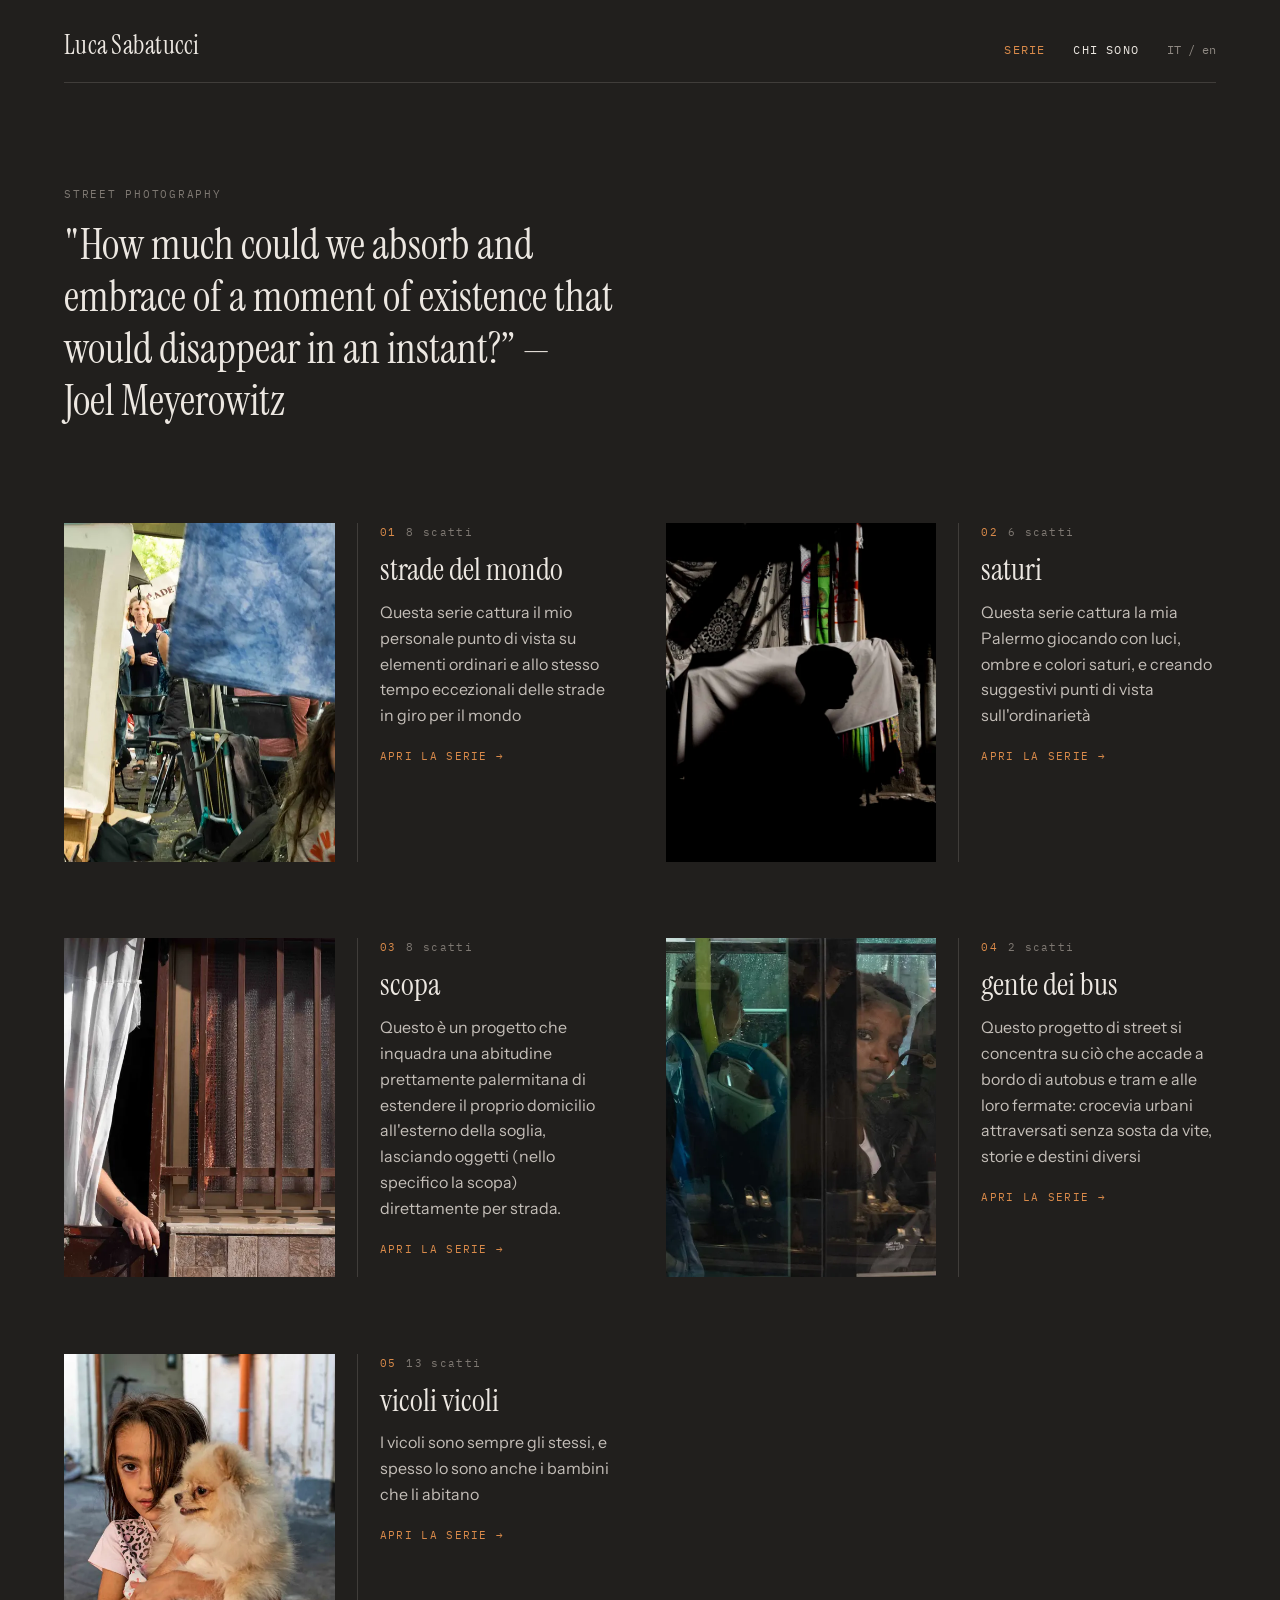
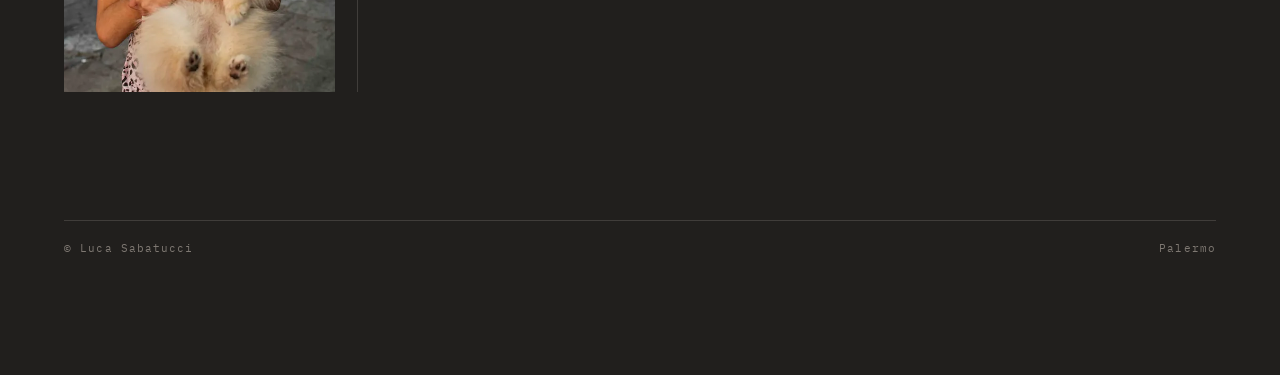
<file: index.html>
<!DOCTYPE html>
<html lang="it">
<head>
<meta charset="utf-8" />
<meta name="viewport" content="width=device-width, initial-scale=1" />
<title>Luca Sabatucci — street photography</title>
<link rel="preconnect" href="https://fonts.googleapis.com" />
<link rel="preconnect" href="https://fonts.gstatic.com" crossorigin />
<link href="https://fonts.googleapis.com/css2?family=Instrument+Serif:ital@0;1&family=Instrument+Sans:wght@400;500&family=IBM+Plex+Mono:wght@400;500&display=swap" rel="stylesheet" />
<link rel="stylesheet" href="css/style.css" />
</head>
<body>
  <div class="page">
    <header class="site-header">
      <a class="logo" href="index.html">Luca Sabatucci</a>
      <nav class="nav">
        <a class="is-current" href="index.html" data-i18n="nav-series">Serie</a>
        <a href="chi-sono.html" data-i18n="nav-about">Chi sono</a>
        <button class="lang-toggle" type="button" id="lang-toggle">IT / en</button>
      </nav>
    </header>

    <section class="intro">
      <p class="kicker" data-i18n="kicker">street photography</p>
      <p class="lede" data-i18n="lede">"How much could we absorb and embrace of a moment of existence that would disappear in an instant?” — Joel Meyerowitz</p>
    </section>

    <div class="series-grid">
      <a class="series-card" href="serie-street.html">
        <div class="series-cover">
          <picture><source type="image/webp" srcset="images/street/DSCF2018-2-640.webp 960w, images/street/DSCF2018-2-960.webp 1440w, images/street/DSCF2018-2-1280.webp 1920w, images/street/DSCF2018-2-1920.webp 2880w, images/street/DSCF2018-2-2560.webp 3840w" sizes="460px" /><img src="images/street/DSCF2018-2-2560.jpg" srcset="images/street/DSCF2018-2-640.jpg 960w, images/street/DSCF2018-2-960.jpg 1440w, images/street/DSCF2018-2-1280.jpg 1920w, images/street/DSCF2018-2-1920.jpg 2880w, images/street/DSCF2018-2-2560.jpg 3840w" sizes="460px" alt="strade del mondo" decoding="async" /></picture>
        </div>
        <div class="series-text">
          <div class="series-meta">
            <span class="series-num">01</span>
            <span data-i18n="meta-street">8 scatti</span>
          </div>
          <h2 class="series-title" data-i18n="title-street">strade del mondo</h2>
          <p class="series-desc" data-i18n="desc-street">Questa serie cattura il mio personale punto di vista su elementi ordinari e allo stesso tempo eccezionali delle strade in giro per il mondo</p>
          <p class="series-cta" data-i18n="cta">Apri la serie →</p>
        </div>
      </a>
      <a class="series-card" href="serie-saturi.html">
        <div class="series-cover">
          <picture><source type="image/webp" srcset="images/saturi/DSCF9301-640.webp 427w, images/saturi/DSCF9301-960.webp 640w, images/saturi/DSCF9301-1280.webp 853w, images/saturi/DSCF9301-1920.webp 1280w, images/saturi/DSCF9301-2560.webp 1707w" sizes="460px" /><img src="images/saturi/DSCF9301-2560.jpg" srcset="images/saturi/DSCF9301-640.jpg 427w, images/saturi/DSCF9301-960.jpg 640w, images/saturi/DSCF9301-1280.jpg 853w, images/saturi/DSCF9301-1920.jpg 1280w, images/saturi/DSCF9301-2560.jpg 1707w" sizes="460px" alt="saturi" decoding="async" /></picture>
        </div>
        <div class="series-text">
          <div class="series-meta">
            <span class="series-num">02</span>
            <span data-i18n="meta-saturi">6 scatti</span>
          </div>
          <h2 class="series-title" data-i18n="title-saturi">saturi</h2>
          <p class="series-desc" data-i18n="desc-saturi">Questa serie cattura la mia Palermo giocando con luci, ombre e colori saturi, e creando suggestivi punti di vista sull'ordinarietà</p>
          <p class="series-cta" data-i18n="cta">Apri la serie →</p>
        </div>
      </a>
      <a class="series-card" href="serie-scopa.html">
        <div class="series-cover">
          <picture><source type="image/webp" srcset="images/scopa/DSC_1917-640.webp 959w, images/scopa/DSC_1917-960.webp 1438w, images/scopa/DSC_1917-1280.webp 1917w, images/scopa/DSC_1917-1920.webp 2876w, images/scopa/DSC_1917-2560.webp 3835w" sizes="460px" /><img src="images/scopa/DSC_1917-2560.jpg" srcset="images/scopa/DSC_1917-640.jpg 959w, images/scopa/DSC_1917-960.jpg 1438w, images/scopa/DSC_1917-1280.jpg 1917w, images/scopa/DSC_1917-1920.jpg 2876w, images/scopa/DSC_1917-2560.jpg 3835w" sizes="460px" alt="scopa" decoding="async" loading="lazy" /></picture>
        </div>
        <div class="series-text">
          <div class="series-meta">
            <span class="series-num">03</span>
            <span data-i18n="meta-scopa">8 scatti</span>
          </div>
          <h2 class="series-title" data-i18n="title-scopa">scopa</h2>
          <p class="series-desc" data-i18n="desc-scopa">Questo è un progetto che inquadra una abitudine prettamente palermitana di estendere il proprio domicilio all'esterno della soglia, lasciando oggetti (nello specifico la scopa) direttamente per strada.</p>
          <p class="series-cta" data-i18n="cta">Apri la serie →</p>
        </div>
      </a>
      <a class="series-card" href="serie-bus.html">
        <div class="series-cover">
          <picture><source type="image/webp" srcset="images/bus/DSCF3028-640.webp 960w, images/bus/DSCF3028-960.webp 1440w, images/bus/DSCF3028-1280.webp 1920w, images/bus/DSCF3028-1920.webp 2880w" sizes="460px" /><img src="images/bus/DSCF3028-1920.jpg" srcset="images/bus/DSCF3028-640.jpg 960w, images/bus/DSCF3028-960.jpg 1440w, images/bus/DSCF3028-1280.jpg 1920w, images/bus/DSCF3028-1920.jpg 2880w" sizes="460px" alt="gente dei bus" decoding="async" loading="lazy" /></picture>
        </div>
        <div class="series-text">
          <div class="series-meta">
            <span class="series-num">04</span>
            <span data-i18n="meta-bus">2 scatti</span>
          </div>
          <h2 class="series-title" data-i18n="title-bus">gente dei bus</h2>
          <p class="series-desc" data-i18n="desc-bus">Questo progetto di street si concentra su ciò che accade a bordo di autobus e tram e alle loro fermate: crocevia urbani attraversati senza sosta da vite, storie e destini diversi</p>
          <p class="series-cta" data-i18n="cta">Apri la serie →</p>
        </div>
      </a>
      <a class="series-card" href="serie-vicoli.html">
        <div class="series-cover">
          <picture><source type="image/webp" srcset="images/vicoli/DSC_4998-640.webp 959w, images/vicoli/DSC_4998-960.webp 1438w, images/vicoli/DSC_4998-1280.webp 1917w, images/vicoli/DSC_4998-1920.webp 2876w, images/vicoli/DSC_4998-2560.webp 3834w" sizes="460px" /><img src="images/vicoli/DSC_4998-2560.jpg" srcset="images/vicoli/DSC_4998-640.jpg 959w, images/vicoli/DSC_4998-960.jpg 1438w, images/vicoli/DSC_4998-1280.jpg 1917w, images/vicoli/DSC_4998-1920.jpg 2876w, images/vicoli/DSC_4998-2560.jpg 3834w" sizes="460px" alt="vicoli vicoli" decoding="async" loading="lazy" /></picture>
        </div>
        <div class="series-text">
          <div class="series-meta">
            <span class="series-num">05</span>
            <span data-i18n="meta-vicoli">13 scatti</span>
          </div>
          <h2 class="series-title" data-i18n="title-vicoli">vicoli vicoli</h2>
          <p class="series-desc" data-i18n="desc-vicoli">I vicoli sono sempre gli stessi, e spesso lo sono anche i bambini che li abitano</p>
          <p class="series-cta" data-i18n="cta">Apri la serie →</p>
        </div>
      </a>
    </div>

    <footer class="site-footer">
      <span>© Luca Sabatucci</span>
      <span>Palermo</span>
    </footer>
  </div>

  <script src="js/i18n.js"></script>
  <script src="js/home.js"></script>
</body>
</html>
</file>
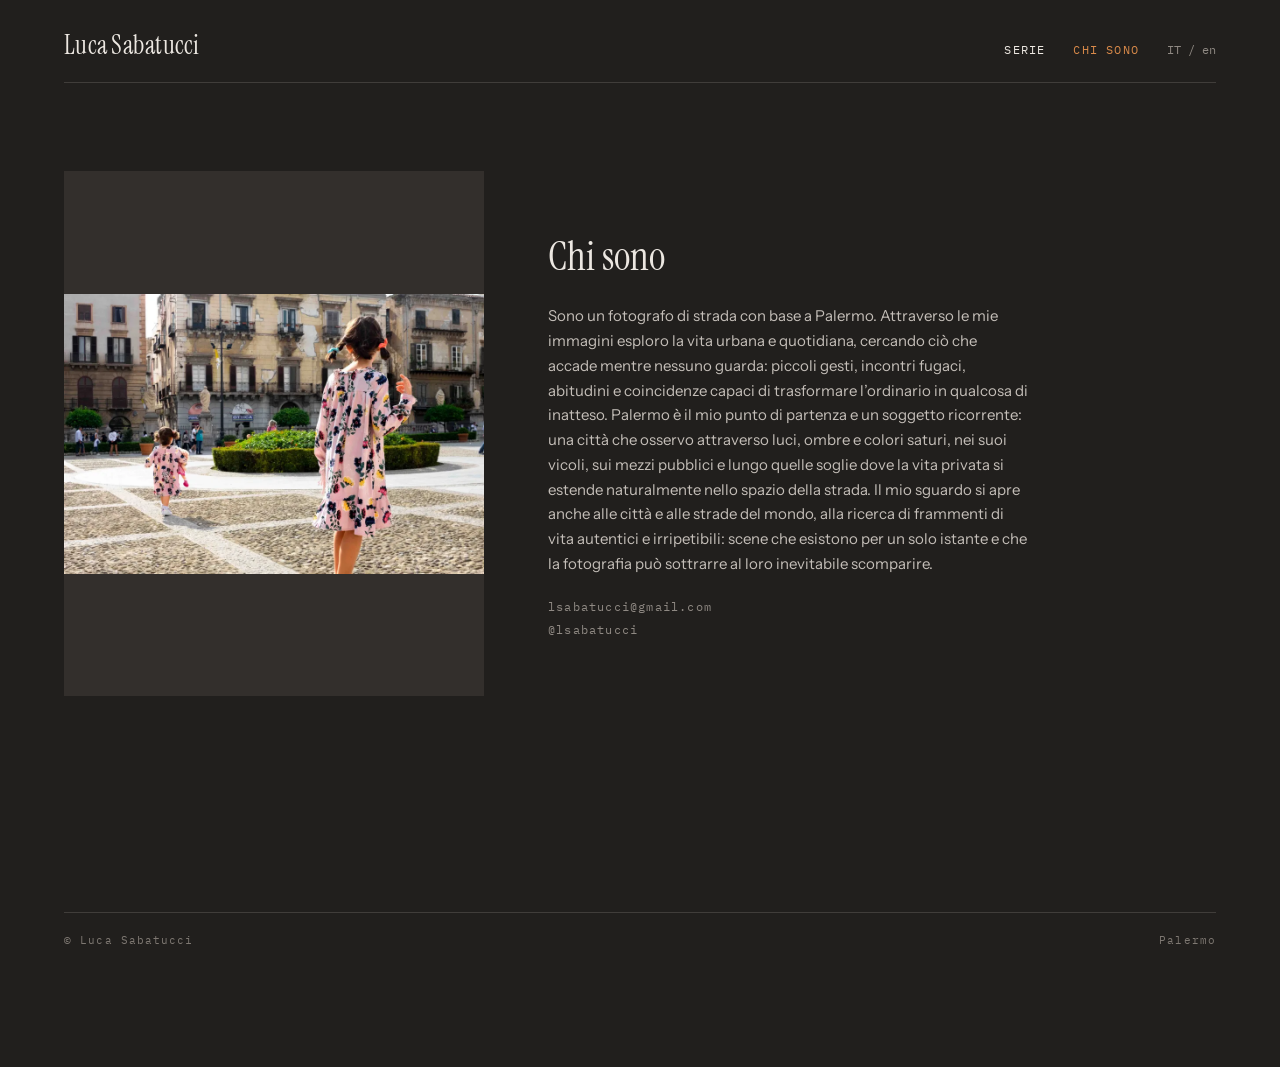
<file: chi-sono.html>
<!DOCTYPE html>
<html lang="it">
<head>
<meta charset="utf-8" />
<meta name="viewport" content="width=device-width, initial-scale=1" />
<title>Chi sono — Luca Sabatucci</title>
<link rel="preconnect" href="https://fonts.googleapis.com" />
<link rel="preconnect" href="https://fonts.gstatic.com" crossorigin />
<link href="https://fonts.googleapis.com/css2?family=Instrument+Serif:ital@0;1&family=Instrument+Sans:wght@400;500&family=IBM+Plex+Mono:wght@400;500&display=swap" rel="stylesheet" />
<link rel="stylesheet" href="css/style.css" />
</head>
<body>
  <div class="page">
    <header class="site-header">
      <a class="logo" href="index.html">Luca Sabatucci</a>
      <nav class="nav">
        <a href="index.html" data-i18n="nav-series">Serie</a>
        <a class="is-current" href="chi-sono.html" data-i18n="nav-about">Chi sono</a>
        <button class="lang-toggle" type="button" id="lang-toggle">IT / en</button>
      </nav>
    </header>

    <div class="about-body">
      <div class="about-media">
        <picture><source type="image/webp" srcset="images/street/DSCF3472-640.webp 960w, images/street/DSCF3472-960.webp 1440w, images/street/DSCF3472-1280.webp 1920w, images/street/DSCF3472-1920.webp 2880w, images/street/DSCF3472-2560.webp 3840w" sizes="420px" /><img src="images/street/DSCF3472-2560.jpg" srcset="images/street/DSCF3472-640.jpg 960w, images/street/DSCF3472-960.jpg 1440w, images/street/DSCF3472-1280.jpg 1920w, images/street/DSCF3472-1920.jpg 2880w, images/street/DSCF3472-2560.jpg 3840w" sizes="420px" alt="" decoding="async" /></picture>
      </div>
      <div class="about-text">
        <h1 class="about-title" data-i18n="nav-about">Chi sono</h1>
        <p class="about-bio" data-i18n="about-bio">Sono un fotografo di strada con base a Palermo. Attraverso le mie immagini esploro la vita urbana e quotidiana, cercando ciò che accade mentre nessuno guarda: piccoli gesti, incontri fugaci, abitudini e coincidenze capaci di trasformare l’ordinario in qualcosa di inatteso.

Palermo è il mio punto di partenza e un soggetto ricorrente: una città che osservo attraverso luci, ombre e colori saturi, nei suoi vicoli, sui mezzi pubblici e lungo quelle soglie dove la vita privata si estende naturalmente nello spazio della strada.

Il mio sguardo si apre anche alle città e alle strade del mondo, alla ricerca di frammenti di vita autentici e irripetibili: scene che esistono per un solo istante e che la fotografia può sottrarre al loro inevitabile scomparire.
</p>
        <div class="about-contacts">
            <a href="mailto:lsabatucci@gmail.com">lsabatucci@gmail.com</a>
            <a href="https://instagram.com/lsabatucci" target="_blank" rel="noopener">@lsabatucci</a>
        </div>
      </div>
    </div>

    <footer class="site-footer">
      <span>© Luca Sabatucci</span>
      <span>Palermo</span>
    </footer>
  </div>

  <script src="js/i18n.js"></script>
  <script src="js/home.js"></script>
</body>
</html>
</file>
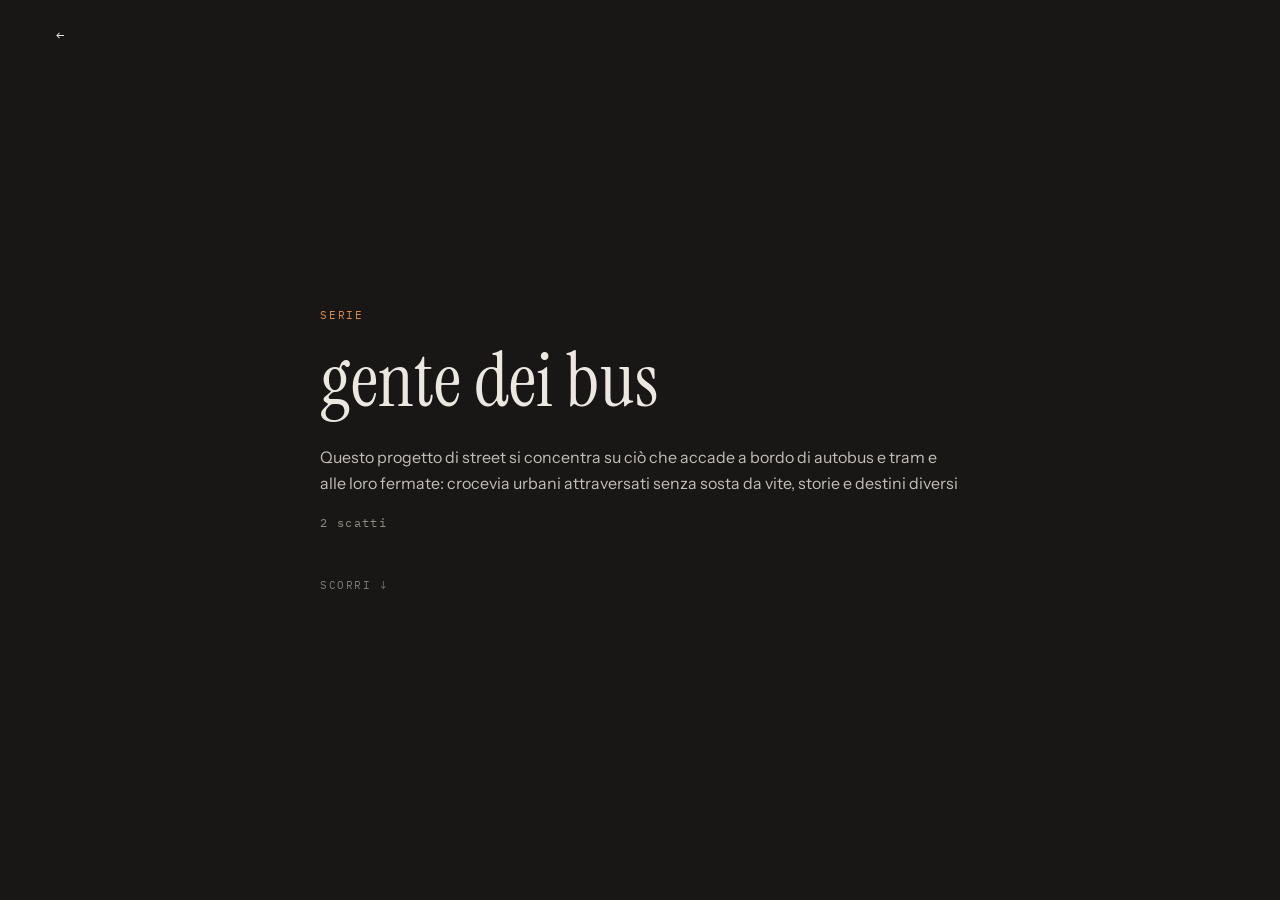
<file: serie-bus.html>
<!DOCTYPE html>
<html lang="it">
<head>
<meta charset="utf-8" />
<meta name="viewport" content="width=device-width, initial-scale=1" />
<title>gente dei bus — Luca Sabatucci</title>
<link rel="preconnect" href="https://fonts.googleapis.com" />
<link rel="preconnect" href="https://fonts.gstatic.com" crossorigin />
<link href="https://fonts.googleapis.com/css2?family=Instrument+Serif:ital@0;1&family=Instrument+Sans:wght@400;500&family=IBM+Plex+Mono:wght@400;500&display=swap" rel="stylesheet" />
<link rel="stylesheet" href="css/style.css" />
</head>
<body class="serie">
  <div class="serie-root">
    <div class="scroller" id="scroller">

      <section class="screen screen-intro">
        <div class="serie-intro" id="serie-intro" data-intro-it="Questo progetto di street si concentra su ciò che accade a bordo di autobus e tram e alle loro fermate: crocevia urbani attraversati senza sosta da vite, storie e destini diversi" data-intro-en="This street photography project focuses on life aboard buses and trams and at their stops—urban crossroads where countless lives, stories, and destinies are constantly passing through" data-count-it="2 scatti" data-count-en="2 frames">
          <p class="serie-label" data-i18n="serie-label">Serie</p>
          <h1 class="serie-title" data-i18n="title-bus">gente dei bus</h1>
          <p class="serie-text" id="serie-text">Questo progetto di street si concentra su ciò che accade a bordo di autobus e tram e alle loro fermate: crocevia urbani attraversati senza sosta da vite, storie e destini diversi</p>
          <p class="serie-count" id="serie-count">2 scatti</p>
          <p class="serie-hint" data-i18n="scroll-hint">Scorri ↓</p>
        </div>
      </section>

      <section class="screen screen-photo" data-title-it="" data-title-en="">
        <picture><source type="image/webp" srcset="images/bus/DSCF3083-640.webp 960w, images/bus/DSCF3083-960.webp 1440w, images/bus/DSCF3083-1280.webp 1920w" sizes="100vw" /><img src="images/bus/DSCF3083-1280.jpg" srcset="images/bus/DSCF3083-640.jpg 960w, images/bus/DSCF3083-960.jpg 1440w, images/bus/DSCF3083-1280.jpg 1920w" sizes="100vw" alt="" decoding="async" /></picture>
      </section>
      <section class="screen screen-photo" data-title-it="" data-title-en="">
        <picture><source type="image/webp" srcset="images/bus/DSCF3028-640.webp 960w, images/bus/DSCF3028-960.webp 1440w, images/bus/DSCF3028-1280.webp 1920w, images/bus/DSCF3028-1920.webp 2880w" sizes="100vw" /><img src="images/bus/DSCF3028-1920.jpg" srcset="images/bus/DSCF3028-640.jpg 960w, images/bus/DSCF3028-960.jpg 1440w, images/bus/DSCF3028-1280.jpg 1920w, images/bus/DSCF3028-1920.jpg 2880w" sizes="100vw" alt="" decoding="async" loading="lazy" /></picture>
      </section>

      <section class="screen screen-end" aria-hidden="true"></section>

    </div>

    <div class="topbar">
      <a class="back" href="index.html" title="Tutte le serie" aria-label="Tutte le serie">←</a>
      <p class="photo-name" id="photo-name"></p>
      <span class="counter" id="counter"></span>
    </div>

    <div class="progress" id="progress"></div>
  </div>

  <script src="js/i18n.js"></script>
  <script src="js/lightbox.js"></script>
  <script src="js/serie.js"></script>
</body>
</html>
</file>
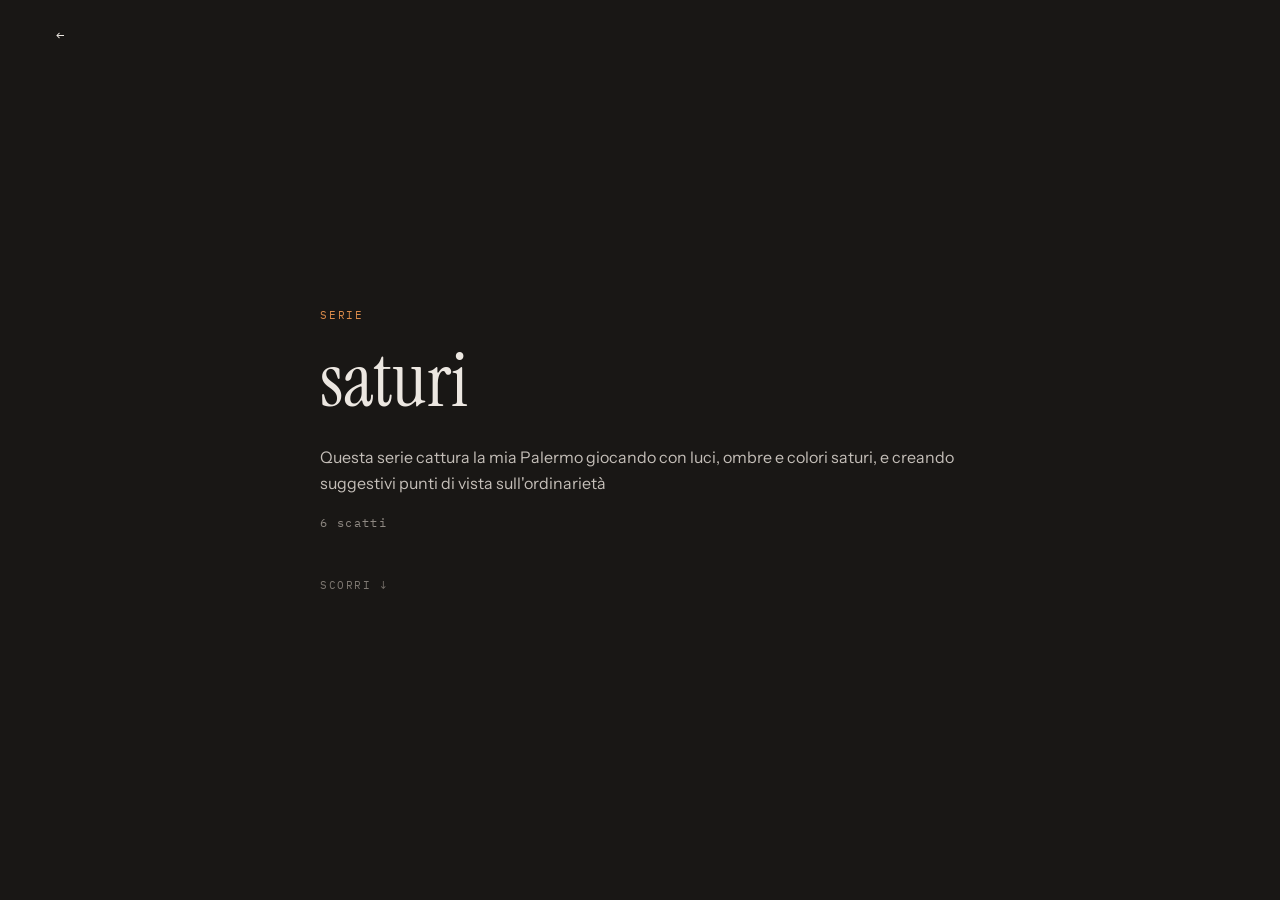
<file: serie-saturi.html>
<!DOCTYPE html>
<html lang="it">
<head>
<meta charset="utf-8" />
<meta name="viewport" content="width=device-width, initial-scale=1" />
<title>saturi — Luca Sabatucci</title>
<link rel="preconnect" href="https://fonts.googleapis.com" />
<link rel="preconnect" href="https://fonts.gstatic.com" crossorigin />
<link href="https://fonts.googleapis.com/css2?family=Instrument+Serif:ital@0;1&family=Instrument+Sans:wght@400;500&family=IBM+Plex+Mono:wght@400;500&display=swap" rel="stylesheet" />
<link rel="stylesheet" href="css/style.css" />
</head>
<body class="serie">
  <div class="serie-root">
    <div class="scroller" id="scroller">

      <section class="screen screen-intro">
        <div class="serie-intro" id="serie-intro" data-intro-it="Questa serie cattura la mia Palermo giocando con luci, ombre e colori saturi, e creando suggestivi punti di vista sull'ordinarietà" data-intro-en="This series captures my Palermo through a play of light, shadow, and saturated colors, offering evocative perspectives on everyday life" data-count-it="6 scatti" data-count-en="6 frames">
          <p class="serie-label" data-i18n="serie-label">Serie</p>
          <h1 class="serie-title" data-i18n="title-saturi">saturi</h1>
          <p class="serie-text" id="serie-text">Questa serie cattura la mia Palermo giocando con luci, ombre e colori saturi, e creando suggestivi punti di vista sull'ordinarietà</p>
          <p class="serie-count" id="serie-count">6 scatti</p>
          <p class="serie-hint" data-i18n="scroll-hint">Scorri ↓</p>
        </div>
      </section>

      <section class="screen screen-photo" data-title-it="" data-title-en="">
        <picture><source type="image/webp" srcset="images/saturi/DSCF9998-640.webp 960w, images/saturi/DSCF9998-960.webp 1440w, images/saturi/DSCF9998-1280.webp 1920w, images/saturi/DSCF9998-1920.webp 2880w, images/saturi/DSCF9998-2560.webp 3840w" sizes="100vw" /><img src="images/saturi/DSCF9998-2560.jpg" srcset="images/saturi/DSCF9998-640.jpg 960w, images/saturi/DSCF9998-960.jpg 1440w, images/saturi/DSCF9998-1280.jpg 1920w, images/saturi/DSCF9998-1920.jpg 2880w, images/saturi/DSCF9998-2560.jpg 3840w" sizes="100vw" alt="" decoding="async" /></picture>
      </section>
      <section class="screen screen-photo" data-title-it="" data-title-en="">
        <picture><source type="image/webp" srcset="images/saturi/DSCF2268-640.webp 960w, images/saturi/DSCF2268-960.webp 1440w, images/saturi/DSCF2268-1280.webp 1920w, images/saturi/DSCF2268-1920.webp 2880w, images/saturi/DSCF2268-2560.webp 3840w" sizes="100vw" /><img src="images/saturi/DSCF2268-2560.jpg" srcset="images/saturi/DSCF2268-640.jpg 960w, images/saturi/DSCF2268-960.jpg 1440w, images/saturi/DSCF2268-1280.jpg 1920w, images/saturi/DSCF2268-1920.jpg 2880w, images/saturi/DSCF2268-2560.jpg 3840w" sizes="100vw" alt="" decoding="async" loading="lazy" /></picture>
      </section>
      <section class="screen screen-photo" data-title-it="" data-title-en="">
        <picture><source type="image/webp" srcset="images/saturi/DSCF2279-640.webp 960w, images/saturi/DSCF2279-960.webp 1440w, images/saturi/DSCF2279-1280.webp 1920w, images/saturi/DSCF2279-1920.webp 2880w, images/saturi/DSCF2279-2560.webp 3840w" sizes="100vw" /><img src="images/saturi/DSCF2279-2560.jpg" srcset="images/saturi/DSCF2279-640.jpg 960w, images/saturi/DSCF2279-960.jpg 1440w, images/saturi/DSCF2279-1280.jpg 1920w, images/saturi/DSCF2279-1920.jpg 2880w, images/saturi/DSCF2279-2560.jpg 3840w" sizes="100vw" alt="" decoding="async" loading="lazy" /></picture>
      </section>
      <section class="screen screen-photo" data-title-it="" data-title-en="">
        <picture><source type="image/webp" srcset="images/saturi/DSCF9699-640.webp 960w, images/saturi/DSCF9699-960.webp 1440w, images/saturi/DSCF9699-1280.webp 1920w" sizes="100vw" /><img src="images/saturi/DSCF9699-1280.jpg" srcset="images/saturi/DSCF9699-640.jpg 960w, images/saturi/DSCF9699-960.jpg 1440w, images/saturi/DSCF9699-1280.jpg 1920w" sizes="100vw" alt="" decoding="async" loading="lazy" /></picture>
      </section>
      <section class="screen screen-photo" data-title-it="" data-title-en="">
        <picture><source type="image/webp" srcset="images/saturi/DSCF9301-640.webp 427w, images/saturi/DSCF9301-960.webp 640w, images/saturi/DSCF9301-1280.webp 853w, images/saturi/DSCF9301-1920.webp 1280w, images/saturi/DSCF9301-2560.webp 1707w" sizes="100vw" /><img src="images/saturi/DSCF9301-2560.jpg" srcset="images/saturi/DSCF9301-640.jpg 427w, images/saturi/DSCF9301-960.jpg 640w, images/saturi/DSCF9301-1280.jpg 853w, images/saturi/DSCF9301-1920.jpg 1280w, images/saturi/DSCF9301-2560.jpg 1707w" sizes="100vw" alt="" decoding="async" loading="lazy" /></picture>
      </section>
      <section class="screen screen-photo" data-title-it="" data-title-en="">
        <picture><source type="image/webp" srcset="images/saturi/DSC_4989-640.webp 959w, images/saturi/DSC_4989-960.webp 1438w, images/saturi/DSC_4989-1280.webp 1918w, images/saturi/DSC_4989-1920.webp 2876w, images/saturi/DSC_4989-2560.webp 3835w" sizes="100vw" /><img src="images/saturi/DSC_4989-2560.jpg" srcset="images/saturi/DSC_4989-640.jpg 959w, images/saturi/DSC_4989-960.jpg 1438w, images/saturi/DSC_4989-1280.jpg 1918w, images/saturi/DSC_4989-1920.jpg 2876w, images/saturi/DSC_4989-2560.jpg 3835w" sizes="100vw" alt="" decoding="async" loading="lazy" /></picture>
      </section>

      <section class="screen screen-end" aria-hidden="true"></section>

    </div>

    <div class="topbar">
      <a class="back" href="index.html" title="Tutte le serie" aria-label="Tutte le serie">←</a>
      <p class="photo-name" id="photo-name"></p>
      <span class="counter" id="counter"></span>
    </div>

    <div class="progress" id="progress"></div>
  </div>

  <script src="js/i18n.js"></script>
  <script src="js/lightbox.js"></script>
  <script src="js/serie.js"></script>
</body>
</html>
</file>
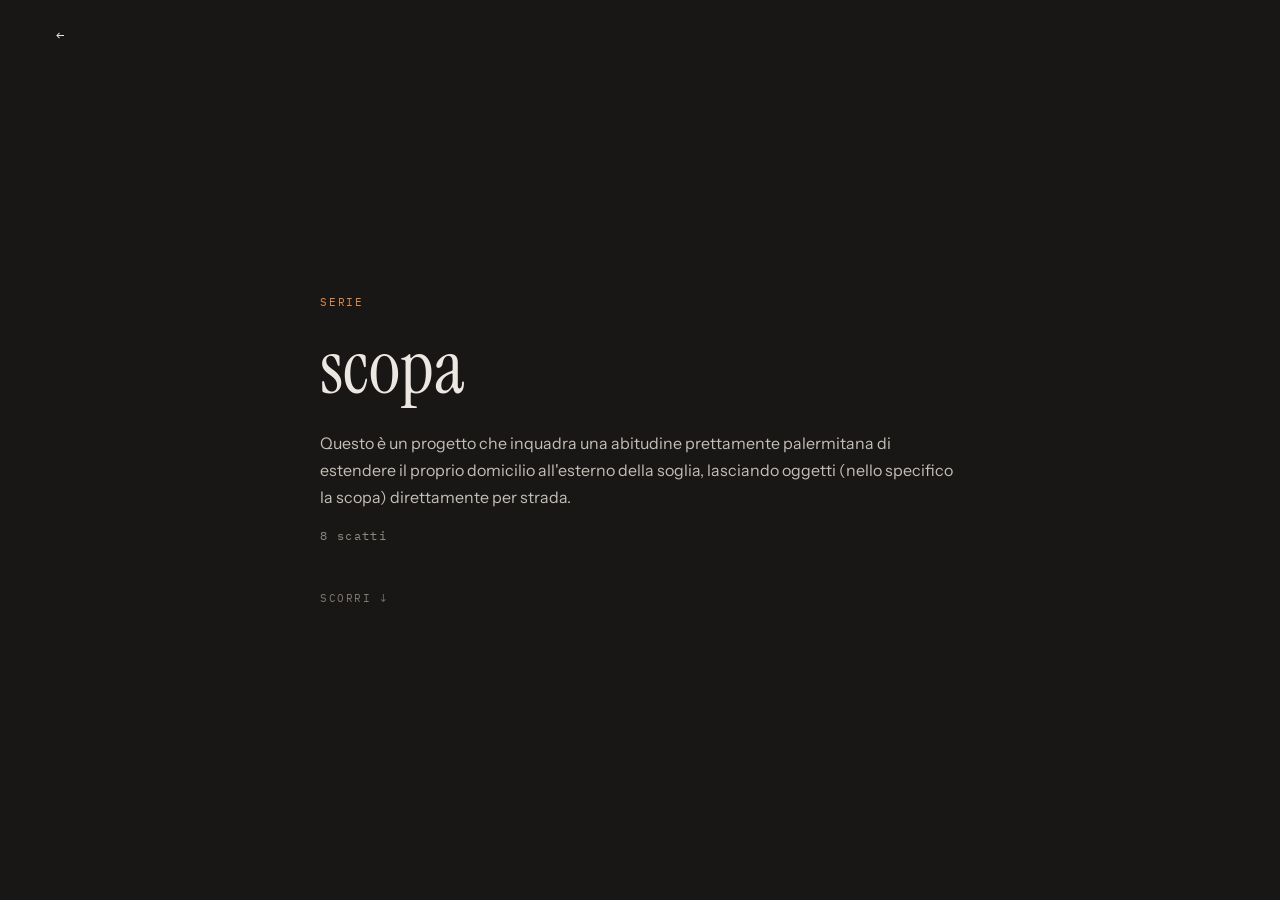
<file: serie-scopa.html>
<!DOCTYPE html>
<html lang="it">
<head>
<meta charset="utf-8" />
<meta name="viewport" content="width=device-width, initial-scale=1" />
<title>scopa — Luca Sabatucci</title>
<link rel="preconnect" href="https://fonts.googleapis.com" />
<link rel="preconnect" href="https://fonts.gstatic.com" crossorigin />
<link href="https://fonts.googleapis.com/css2?family=Instrument+Serif:ital@0;1&family=Instrument+Sans:wght@400;500&family=IBM+Plex+Mono:wght@400;500&display=swap" rel="stylesheet" />
<link rel="stylesheet" href="css/style.css" />
</head>
<body class="serie">
  <div class="serie-root">
    <div class="scroller" id="scroller">

      <section class="screen screen-intro">
        <div class="serie-intro" id="serie-intro" data-intro-it="Questo è un progetto che inquadra una abitudine prettamente palermitana di estendere il proprio domicilio all'esterno della soglia, lasciando oggetti (nello specifico la scopa) direttamente per strada." data-intro-en="This is a project that captures a distinctly Palermitan custom of extending one's home beyond the threshold, leaving objects (the broom in particular) right out in the street." data-count-it="8 scatti" data-count-en="8 frames">
          <p class="serie-label" data-i18n="serie-label">Serie</p>
          <h1 class="serie-title" data-i18n="title-scopa">scopa</h1>
          <p class="serie-text" id="serie-text">Questo è un progetto che inquadra una abitudine prettamente palermitana di estendere il proprio domicilio all'esterno della soglia, lasciando oggetti (nello specifico la scopa) direttamente per strada.</p>
          <p class="serie-count" id="serie-count">8 scatti</p>
          <p class="serie-hint" data-i18n="scroll-hint">Scorri ↓</p>
        </div>
      </section>

      <section class="screen screen-photo" data-title-it="" data-title-en="">
        <picture><source type="image/webp" srcset="images/scopa/DSC_1787-640.webp 959w, images/scopa/DSC_1787-960.webp 1438w, images/scopa/DSC_1787-1280.webp 1918w, images/scopa/DSC_1787-1920.webp 2876w, images/scopa/DSC_1787-2560.webp 3835w" sizes="100vw" /><img src="images/scopa/DSC_1787-2560.jpg" srcset="images/scopa/DSC_1787-640.jpg 959w, images/scopa/DSC_1787-960.jpg 1438w, images/scopa/DSC_1787-1280.jpg 1918w, images/scopa/DSC_1787-1920.jpg 2876w, images/scopa/DSC_1787-2560.jpg 3835w" sizes="100vw" alt="" decoding="async" /></picture>
      </section>
      <section class="screen screen-photo" data-title-it="" data-title-en="">
        <picture><source type="image/webp" srcset="images/scopa/DSC_5017-640.webp 959w, images/scopa/DSC_5017-960.webp 1438w, images/scopa/DSC_5017-1280.webp 1917w, images/scopa/DSC_5017-1920.webp 2876w, images/scopa/DSC_5017-2560.webp 3835w" sizes="100vw" /><img src="images/scopa/DSC_5017-2560.jpg" srcset="images/scopa/DSC_5017-640.jpg 959w, images/scopa/DSC_5017-960.jpg 1438w, images/scopa/DSC_5017-1280.jpg 1917w, images/scopa/DSC_5017-1920.jpg 2876w, images/scopa/DSC_5017-2560.jpg 3835w" sizes="100vw" alt="" decoding="async" loading="lazy" /></picture>
      </section>
      <section class="screen screen-photo" data-title-it="" data-title-en="">
        <picture><source type="image/webp" srcset="images/scopa/DSC_4280-640.webp 959w, images/scopa/DSC_4280-960.webp 1438w, images/scopa/DSC_4280-1280.webp 1917w, images/scopa/DSC_4280-1920.webp 2876w, images/scopa/DSC_4280-2560.webp 3835w" sizes="100vw" /><img src="images/scopa/DSC_4280-2560.jpg" srcset="images/scopa/DSC_4280-640.jpg 959w, images/scopa/DSC_4280-960.jpg 1438w, images/scopa/DSC_4280-1280.jpg 1917w, images/scopa/DSC_4280-1920.jpg 2876w, images/scopa/DSC_4280-2560.jpg 3835w" sizes="100vw" alt="" decoding="async" loading="lazy" /></picture>
      </section>
      <section class="screen screen-photo" data-title-it="" data-title-en="">
        <picture><source type="image/webp" srcset="images/scopa/DSC_4315-640.webp 959w, images/scopa/DSC_4315-960.webp 1438w, images/scopa/DSC_4315-1280.webp 1917w, images/scopa/DSC_4315-1920.webp 2876w, images/scopa/DSC_4315-2560.webp 3835w" sizes="100vw" /><img src="images/scopa/DSC_4315-2560.jpg" srcset="images/scopa/DSC_4315-640.jpg 959w, images/scopa/DSC_4315-960.jpg 1438w, images/scopa/DSC_4315-1280.jpg 1917w, images/scopa/DSC_4315-1920.jpg 2876w, images/scopa/DSC_4315-2560.jpg 3835w" sizes="100vw" alt="" decoding="async" loading="lazy" /></picture>
      </section>
      <section class="screen screen-photo" data-title-it="" data-title-en="">
        <picture><source type="image/webp" srcset="images/scopa/DSC_5023-640.webp 959w, images/scopa/DSC_5023-960.webp 1438w, images/scopa/DSC_5023-1280.webp 1917w, images/scopa/DSC_5023-1920.webp 2876w" sizes="100vw" /><img src="images/scopa/DSC_5023-1920.jpg" srcset="images/scopa/DSC_5023-640.jpg 959w, images/scopa/DSC_5023-960.jpg 1438w, images/scopa/DSC_5023-1280.jpg 1917w, images/scopa/DSC_5023-1920.jpg 2876w" sizes="100vw" alt="" decoding="async" loading="lazy" /></picture>
      </section>
      <section class="screen screen-photo" data-title-it="" data-title-en="">
        <picture><source type="image/webp" srcset="images/scopa/DSC_2708-640.webp 959w, images/scopa/DSC_2708-960.webp 1438w, images/scopa/DSC_2708-1280.webp 1917w, images/scopa/DSC_2708-1920.webp 2876w, images/scopa/DSC_2708-2560.webp 3835w" sizes="100vw" /><img src="images/scopa/DSC_2708-2560.jpg" srcset="images/scopa/DSC_2708-640.jpg 959w, images/scopa/DSC_2708-960.jpg 1438w, images/scopa/DSC_2708-1280.jpg 1917w, images/scopa/DSC_2708-1920.jpg 2876w, images/scopa/DSC_2708-2560.jpg 3835w" sizes="100vw" alt="" decoding="async" loading="lazy" /></picture>
      </section>
      <section class="screen screen-photo" data-title-it="" data-title-en="">
        <picture><source type="image/webp" srcset="images/scopa/DSC_1917-640.webp 959w, images/scopa/DSC_1917-960.webp 1438w, images/scopa/DSC_1917-1280.webp 1917w, images/scopa/DSC_1917-1920.webp 2876w, images/scopa/DSC_1917-2560.webp 3835w" sizes="100vw" /><img src="images/scopa/DSC_1917-2560.jpg" srcset="images/scopa/DSC_1917-640.jpg 959w, images/scopa/DSC_1917-960.jpg 1438w, images/scopa/DSC_1917-1280.jpg 1917w, images/scopa/DSC_1917-1920.jpg 2876w, images/scopa/DSC_1917-2560.jpg 3835w" sizes="100vw" alt="" decoding="async" loading="lazy" /></picture>
      </section>
      <section class="screen screen-photo" data-title-it="" data-title-en="">
        <picture><source type="image/webp" srcset="images/scopa/DSCF9344-640.webp 960w, images/scopa/DSCF9344-960.webp 1440w, images/scopa/DSCF9344-1280.webp 1920w, images/scopa/DSCF9344-1920.webp 2880w, images/scopa/DSCF9344-2560.webp 3840w" sizes="100vw" /><img src="images/scopa/DSCF9344-2560.jpg" srcset="images/scopa/DSCF9344-640.jpg 960w, images/scopa/DSCF9344-960.jpg 1440w, images/scopa/DSCF9344-1280.jpg 1920w, images/scopa/DSCF9344-1920.jpg 2880w, images/scopa/DSCF9344-2560.jpg 3840w" sizes="100vw" alt="" decoding="async" loading="lazy" /></picture>
      </section>

      <section class="screen screen-end" aria-hidden="true"></section>

    </div>

    <div class="topbar">
      <a class="back" href="index.html" title="Tutte le serie" aria-label="Tutte le serie">←</a>
      <p class="photo-name" id="photo-name"></p>
      <span class="counter" id="counter"></span>
    </div>

    <div class="progress" id="progress"></div>
  </div>

  <script src="js/i18n.js"></script>
  <script src="js/lightbox.js"></script>
  <script src="js/serie.js"></script>
</body>
</html>
</file>
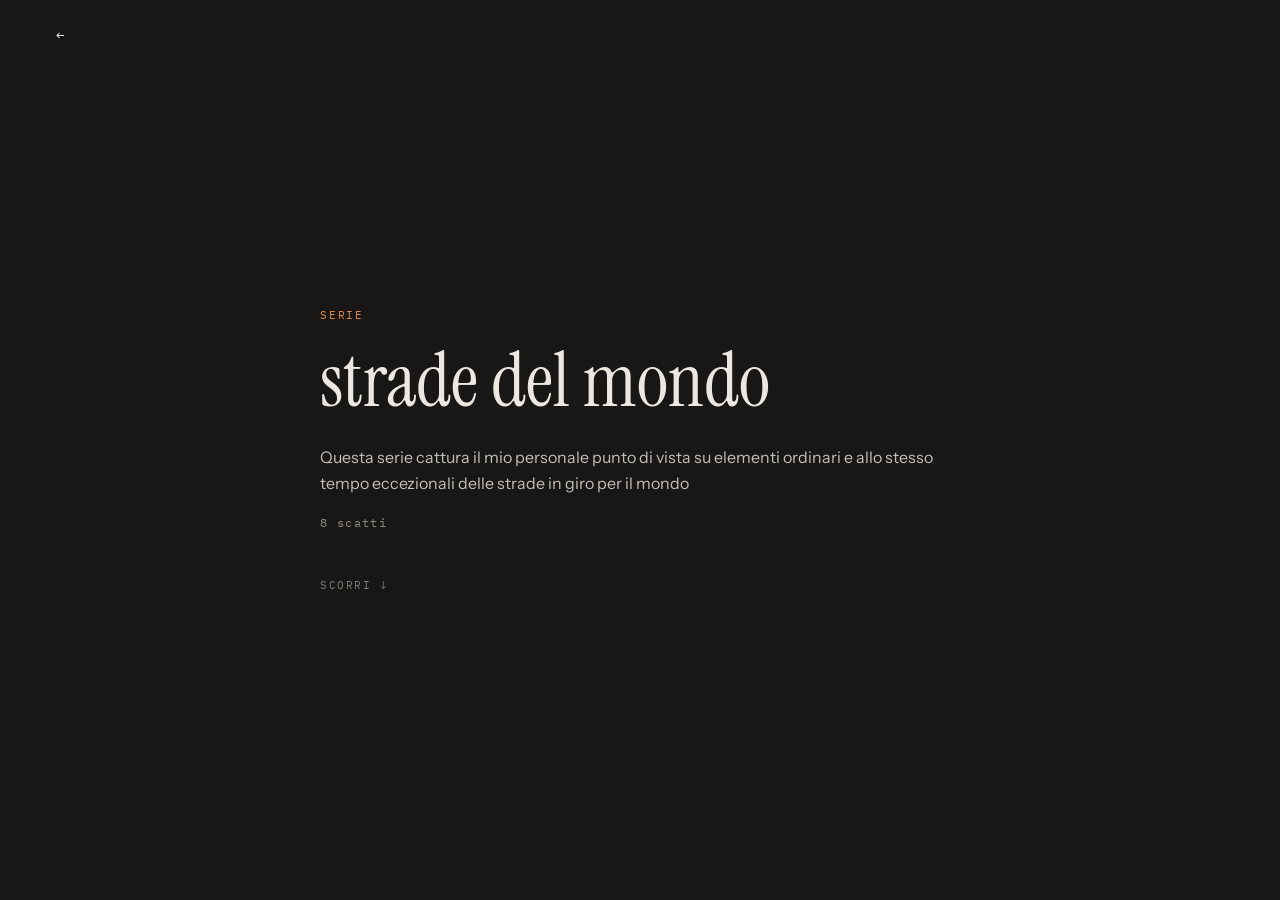
<file: serie-street.html>
<!DOCTYPE html>
<html lang="it">
<head>
<meta charset="utf-8" />
<meta name="viewport" content="width=device-width, initial-scale=1" />
<title>strade del mondo — Luca Sabatucci</title>
<link rel="preconnect" href="https://fonts.googleapis.com" />
<link rel="preconnect" href="https://fonts.gstatic.com" crossorigin />
<link href="https://fonts.googleapis.com/css2?family=Instrument+Serif:ital@0;1&family=Instrument+Sans:wght@400;500&family=IBM+Plex+Mono:wght@400;500&display=swap" rel="stylesheet" />
<link rel="stylesheet" href="css/style.css" />
</head>
<body class="serie">
  <div class="serie-root">
    <div class="scroller" id="scroller">

      <section class="screen screen-intro">
        <div class="serie-intro" id="serie-intro" data-intro-it="Questa serie cattura il mio personale punto di vista su elementi ordinari e allo stesso tempo eccezionali delle strade in giro per il mondo" data-intro-en="This series captures my personal take on ordinary yet extraordinary elements found on streets around the world" data-count-it="8 scatti" data-count-en="8 frames">
          <p class="serie-label" data-i18n="serie-label">Serie</p>
          <h1 class="serie-title" data-i18n="title-street">strade del mondo</h1>
          <p class="serie-text" id="serie-text">Questa serie cattura il mio personale punto di vista su elementi ordinari e allo stesso tempo eccezionali delle strade in giro per il mondo</p>
          <p class="serie-count" id="serie-count">8 scatti</p>
          <p class="serie-hint" data-i18n="scroll-hint">Scorri ↓</p>
        </div>
      </section>

      <section class="screen screen-photo" data-title-it="Sulle spalle dei giganti" data-title-en="Sulle spalle dei giganti">
        <picture><source type="image/webp" srcset="images/street/DSCF2191-640.webp 960w, images/street/DSCF2191-960.webp 1440w, images/street/DSCF2191-1280.webp 1920w, images/street/DSCF2191-1920.webp 2880w, images/street/DSCF2191-2560.webp 3840w" sizes="100vw" /><img src="images/street/DSCF2191-2560.jpg" srcset="images/street/DSCF2191-640.jpg 960w, images/street/DSCF2191-960.jpg 1440w, images/street/DSCF2191-1280.jpg 1920w, images/street/DSCF2191-1920.jpg 2880w, images/street/DSCF2191-2560.jpg 3840w" sizes="100vw" alt="Sulle spalle dei giganti" decoding="async" /></picture>
      </section>
      <section class="screen screen-photo" data-title-it="" data-title-en="">
        <picture><source type="image/webp" srcset="images/street/DSCF2787-640.webp 960w, images/street/DSCF2787-960.webp 1440w, images/street/DSCF2787-1280.webp 1920w, images/street/DSCF2787-1920.webp 2880w, images/street/DSCF2787-2560.webp 3840w" sizes="100vw" /><img src="images/street/DSCF2787-2560.jpg" srcset="images/street/DSCF2787-640.jpg 960w, images/street/DSCF2787-960.jpg 1440w, images/street/DSCF2787-1280.jpg 1920w, images/street/DSCF2787-1920.jpg 2880w, images/street/DSCF2787-2560.jpg 3840w" sizes="100vw" alt="" decoding="async" loading="lazy" /></picture>
      </section>
      <section class="screen screen-photo" data-title-it="" data-title-en="">
        <picture><source type="image/webp" srcset="images/street/DSCF2645-640.webp 960w, images/street/DSCF2645-960.webp 1440w, images/street/DSCF2645-1280.webp 1920w, images/street/DSCF2645-1920.webp 2880w, images/street/DSCF2645-2560.webp 3840w" sizes="100vw" /><img src="images/street/DSCF2645-2560.jpg" srcset="images/street/DSCF2645-640.jpg 960w, images/street/DSCF2645-960.jpg 1440w, images/street/DSCF2645-1280.jpg 1920w, images/street/DSCF2645-1920.jpg 2880w, images/street/DSCF2645-2560.jpg 3840w" sizes="100vw" alt="" decoding="async" loading="lazy" /></picture>
      </section>
      <section class="screen screen-photo" data-title-it="" data-title-en="">
        <picture><source type="image/webp" srcset="images/street/DSC_4006-640.webp 959w, images/street/DSC_4006-960.webp 1438w, images/street/DSC_4006-1280.webp 1917w, images/street/DSC_4006-1920.webp 2876w, images/street/DSC_4006-2560.webp 3835w" sizes="100vw" /><img src="images/street/DSC_4006-2560.jpg" srcset="images/street/DSC_4006-640.jpg 959w, images/street/DSC_4006-960.jpg 1438w, images/street/DSC_4006-1280.jpg 1917w, images/street/DSC_4006-1920.jpg 2876w, images/street/DSC_4006-2560.jpg 3835w" sizes="100vw" alt="" decoding="async" loading="lazy" /></picture>
      </section>
      <section class="screen screen-photo" data-title-it="" data-title-en="">
        <picture><source type="image/webp" srcset="images/street/DSCF2308-640.webp 972w, images/street/DSCF2308-960.webp 1457w, images/street/DSCF2308-1280.webp 1943w, images/street/DSCF2308-1920.webp 2915w, images/street/DSCF2308-2560.webp 3886w" sizes="100vw" /><img src="images/street/DSCF2308-2560.jpg" srcset="images/street/DSCF2308-640.jpg 972w, images/street/DSCF2308-960.jpg 1457w, images/street/DSCF2308-1280.jpg 1943w, images/street/DSCF2308-1920.jpg 2915w, images/street/DSCF2308-2560.jpg 3886w" sizes="100vw" alt="" decoding="async" loading="lazy" /></picture>
      </section>
      <section class="screen screen-photo" data-title-it="Tre" data-title-en="Tre">
        <picture><source type="image/webp" srcset="images/street/DSCF2018-2-640.webp 960w, images/street/DSCF2018-2-960.webp 1440w, images/street/DSCF2018-2-1280.webp 1920w, images/street/DSCF2018-2-1920.webp 2880w, images/street/DSCF2018-2-2560.webp 3840w" sizes="100vw" /><img src="images/street/DSCF2018-2-2560.jpg" srcset="images/street/DSCF2018-2-640.jpg 960w, images/street/DSCF2018-2-960.jpg 1440w, images/street/DSCF2018-2-1280.jpg 1920w, images/street/DSCF2018-2-1920.jpg 2880w, images/street/DSCF2018-2-2560.jpg 3840w" sizes="100vw" alt="Tre" decoding="async" loading="lazy" /></picture>
      </section>
      <section class="screen screen-photo" data-title-it="" data-title-en="">
        <picture><source type="image/webp" srcset="images/saturi/DSCF0100-640.webp 960w, images/saturi/DSCF0100-960.webp 1440w, images/saturi/DSCF0100-1280.webp 1920w, images/saturi/DSCF0100-1920.webp 2880w, images/saturi/DSCF0100-2560.webp 3840w" sizes="100vw" /><img src="images/saturi/DSCF0100-2560.jpg" srcset="images/saturi/DSCF0100-640.jpg 960w, images/saturi/DSCF0100-960.jpg 1440w, images/saturi/DSCF0100-1280.jpg 1920w, images/saturi/DSCF0100-1920.jpg 2880w, images/saturi/DSCF0100-2560.jpg 3840w" sizes="100vw" alt="" decoding="async" loading="lazy" /></picture>
      </section>
      <section class="screen screen-photo" data-title-it="" data-title-en="">
        <picture><source type="image/webp" srcset="images/street/DSCF3472-640.webp 960w, images/street/DSCF3472-960.webp 1440w, images/street/DSCF3472-1280.webp 1920w, images/street/DSCF3472-1920.webp 2880w, images/street/DSCF3472-2560.webp 3840w" sizes="100vw" /><img src="images/street/DSCF3472-2560.jpg" srcset="images/street/DSCF3472-640.jpg 960w, images/street/DSCF3472-960.jpg 1440w, images/street/DSCF3472-1280.jpg 1920w, images/street/DSCF3472-1920.jpg 2880w, images/street/DSCF3472-2560.jpg 3840w" sizes="100vw" alt="" decoding="async" loading="lazy" /></picture>
      </section>

      <section class="screen screen-end" aria-hidden="true"></section>

    </div>

    <div class="topbar">
      <a class="back" href="index.html" title="Tutte le serie" aria-label="Tutte le serie">←</a>
      <p class="photo-name" id="photo-name"></p>
      <span class="counter" id="counter"></span>
    </div>

    <div class="progress" id="progress"></div>
  </div>

  <script src="js/i18n.js"></script>
  <script src="js/lightbox.js"></script>
  <script src="js/serie.js"></script>
</body>
</html>
</file>
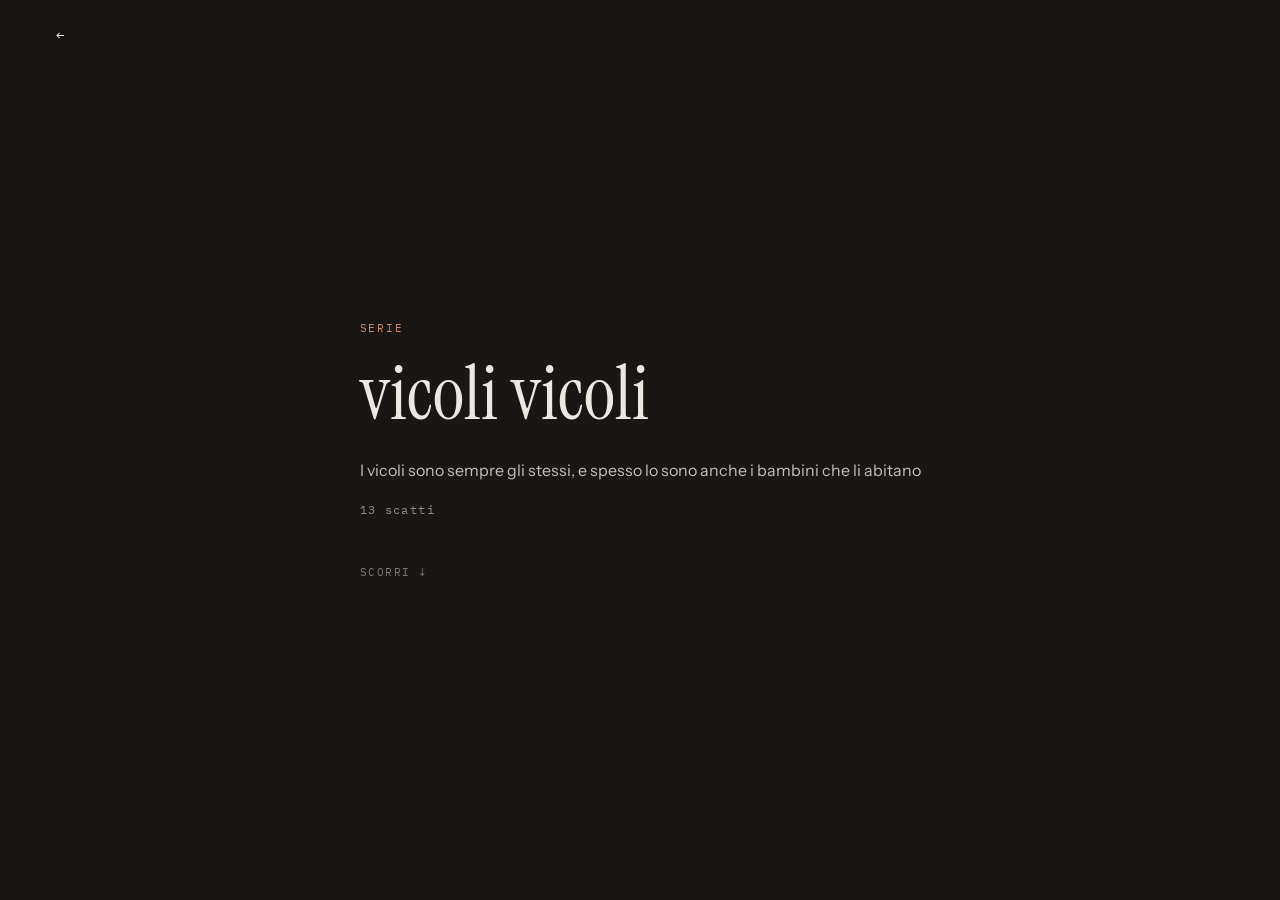
<file: serie-vicoli.html>
<!DOCTYPE html>
<html lang="it">
<head>
<meta charset="utf-8" />
<meta name="viewport" content="width=device-width, initial-scale=1" />
<title>vicoli vicoli — Luca Sabatucci</title>
<link rel="preconnect" href="https://fonts.googleapis.com" />
<link rel="preconnect" href="https://fonts.gstatic.com" crossorigin />
<link href="https://fonts.googleapis.com/css2?family=Instrument+Serif:ital@0;1&family=Instrument+Sans:wght@400;500&family=IBM+Plex+Mono:wght@400;500&display=swap" rel="stylesheet" />
<link rel="stylesheet" href="css/style.css" />
</head>
<body class="serie">
  <div class="serie-root">
    <div class="scroller" id="scroller">

      <section class="screen screen-intro">
        <div class="serie-intro" id="serie-intro" data-intro-it="I vicoli sono sempre gli stessi, e spesso lo sono anche i bambini che li abitano" data-intro-en="The alleyways are always the same, and often so are the children who inhabit them" data-count-it="13 scatti" data-count-en="13 frames">
          <p class="serie-label" data-i18n="serie-label">Serie</p>
          <h1 class="serie-title" data-i18n="title-vicoli">vicoli vicoli</h1>
          <p class="serie-text" id="serie-text">I vicoli sono sempre gli stessi, e spesso lo sono anche i bambini che li abitano</p>
          <p class="serie-count" id="serie-count">13 scatti</p>
          <p class="serie-hint" data-i18n="scroll-hint">Scorri ↓</p>
        </div>
      </section>

      <section class="screen screen-photo" data-title-it="" data-title-en="">
        <picture><source type="image/webp" srcset="images/vicoli/DSC_1837-640.webp 959w, images/vicoli/DSC_1837-960.webp 1438w, images/vicoli/DSC_1837-1280.webp 1917w, images/vicoli/DSC_1837-1920.webp 2876w, images/vicoli/DSC_1837-2560.webp 3834w" sizes="100vw" /><img src="images/vicoli/DSC_1837-2560.jpg" srcset="images/vicoli/DSC_1837-640.jpg 959w, images/vicoli/DSC_1837-960.jpg 1438w, images/vicoli/DSC_1837-1280.jpg 1917w, images/vicoli/DSC_1837-1920.jpg 2876w, images/vicoli/DSC_1837-2560.jpg 3834w" sizes="100vw" alt="" decoding="async" /></picture>
      </section>
      <section class="screen screen-photo" data-title-it="" data-title-en="">
        <picture><source type="image/webp" srcset="images/vicoli/DSC_4847-640.webp 959w, images/vicoli/DSC_4847-960.webp 1438w, images/vicoli/DSC_4847-1280.webp 1917w, images/vicoli/DSC_4847-1920.webp 2876w, images/vicoli/DSC_4847-2560.webp 3835w" sizes="100vw" /><img src="images/vicoli/DSC_4847-2560.jpg" srcset="images/vicoli/DSC_4847-640.jpg 959w, images/vicoli/DSC_4847-960.jpg 1438w, images/vicoli/DSC_4847-1280.jpg 1917w, images/vicoli/DSC_4847-1920.jpg 2876w, images/vicoli/DSC_4847-2560.jpg 3835w" sizes="100vw" alt="" decoding="async" loading="lazy" /></picture>
      </section>
      <section class="screen screen-photo" data-title-it="" data-title-en="">
        <picture><source type="image/webp" srcset="images/vicoli/DSC_4876-640.webp 959w, images/vicoli/DSC_4876-960.webp 1438w, images/vicoli/DSC_4876-1280.webp 1917w, images/vicoli/DSC_4876-1920.webp 2876w, images/vicoli/DSC_4876-2560.webp 3835w" sizes="100vw" /><img src="images/vicoli/DSC_4876-2560.jpg" srcset="images/vicoli/DSC_4876-640.jpg 959w, images/vicoli/DSC_4876-960.jpg 1438w, images/vicoli/DSC_4876-1280.jpg 1917w, images/vicoli/DSC_4876-1920.jpg 2876w, images/vicoli/DSC_4876-2560.jpg 3835w" sizes="100vw" alt="" decoding="async" loading="lazy" /></picture>
      </section>
      <section class="screen screen-photo" data-title-it="" data-title-en="">
        <picture><source type="image/webp" srcset="images/vicoli/DSC_4818-640.webp 959w, images/vicoli/DSC_4818-960.webp 1438w, images/vicoli/DSC_4818-1280.webp 1917w, images/vicoli/DSC_4818-1920.webp 2876w, images/vicoli/DSC_4818-2560.webp 3835w" sizes="100vw" /><img src="images/vicoli/DSC_4818-2560.jpg" srcset="images/vicoli/DSC_4818-640.jpg 959w, images/vicoli/DSC_4818-960.jpg 1438w, images/vicoli/DSC_4818-1280.jpg 1917w, images/vicoli/DSC_4818-1920.jpg 2876w, images/vicoli/DSC_4818-2560.jpg 3835w" sizes="100vw" alt="" decoding="async" loading="lazy" /></picture>
      </section>
      <section class="screen screen-photo" data-title-it="" data-title-en="">
        <picture><source type="image/webp" srcset="images/vicoli/DSC_4752-640.webp 959w, images/vicoli/DSC_4752-960.webp 1438w, images/vicoli/DSC_4752-1280.webp 1917w, images/vicoli/DSC_4752-1920.webp 2876w, images/vicoli/DSC_4752-2560.webp 3835w" sizes="100vw" /><img src="images/vicoli/DSC_4752-2560.jpg" srcset="images/vicoli/DSC_4752-640.jpg 959w, images/vicoli/DSC_4752-960.jpg 1438w, images/vicoli/DSC_4752-1280.jpg 1917w, images/vicoli/DSC_4752-1920.jpg 2876w, images/vicoli/DSC_4752-2560.jpg 3835w" sizes="100vw" alt="" decoding="async" loading="lazy" /></picture>
      </section>
      <section class="screen screen-photo" data-title-it="" data-title-en="">
        <picture><source type="image/webp" srcset="images/vicoli/DSC_4585-640.webp 959w, images/vicoli/DSC_4585-960.webp 1438w, images/vicoli/DSC_4585-1280.webp 1917w, images/vicoli/DSC_4585-1920.webp 2876w, images/vicoli/DSC_4585-2560.webp 3835w" sizes="100vw" /><img src="images/vicoli/DSC_4585-2560.jpg" srcset="images/vicoli/DSC_4585-640.jpg 959w, images/vicoli/DSC_4585-960.jpg 1438w, images/vicoli/DSC_4585-1280.jpg 1917w, images/vicoli/DSC_4585-1920.jpg 2876w, images/vicoli/DSC_4585-2560.jpg 3835w" sizes="100vw" alt="" decoding="async" loading="lazy" /></picture>
      </section>
      <section class="screen screen-photo" data-title-it="" data-title-en="">
        <picture><source type="image/webp" srcset="images/vicoli/DSC_1751-640.webp 959w, images/vicoli/DSC_1751-960.webp 1438w, images/vicoli/DSC_1751-1280.webp 1917w, images/vicoli/DSC_1751-1920.webp 2876w, images/vicoli/DSC_1751-2560.webp 3835w" sizes="100vw" /><img src="images/vicoli/DSC_1751-2560.jpg" srcset="images/vicoli/DSC_1751-640.jpg 959w, images/vicoli/DSC_1751-960.jpg 1438w, images/vicoli/DSC_1751-1280.jpg 1917w, images/vicoli/DSC_1751-1920.jpg 2876w, images/vicoli/DSC_1751-2560.jpg 3835w" sizes="100vw" alt="" decoding="async" loading="lazy" /></picture>
      </section>
      <section class="screen screen-photo" data-title-it="" data-title-en="">
        <picture><source type="image/webp" srcset="images/vicoli/DSC_1866-640.webp 959w, images/vicoli/DSC_1866-960.webp 1438w, images/vicoli/DSC_1866-1280.webp 1917w, images/vicoli/DSC_1866-1920.webp 2876w, images/vicoli/DSC_1866-2560.webp 3835w" sizes="100vw" /><img src="images/vicoli/DSC_1866-2560.jpg" srcset="images/vicoli/DSC_1866-640.jpg 959w, images/vicoli/DSC_1866-960.jpg 1438w, images/vicoli/DSC_1866-1280.jpg 1917w, images/vicoli/DSC_1866-1920.jpg 2876w, images/vicoli/DSC_1866-2560.jpg 3835w" sizes="100vw" alt="" decoding="async" loading="lazy" /></picture>
      </section>
      <section class="screen screen-photo" data-title-it="" data-title-en="">
        <picture><source type="image/webp" srcset="images/vicoli/DSC_1856-640.webp 959w, images/vicoli/DSC_1856-960.webp 1438w, images/vicoli/DSC_1856-1280.webp 1917w, images/vicoli/DSC_1856-1920.webp 2876w, images/vicoli/DSC_1856-2560.webp 3835w" sizes="100vw" /><img src="images/vicoli/DSC_1856-2560.jpg" srcset="images/vicoli/DSC_1856-640.jpg 959w, images/vicoli/DSC_1856-960.jpg 1438w, images/vicoli/DSC_1856-1280.jpg 1917w, images/vicoli/DSC_1856-1920.jpg 2876w, images/vicoli/DSC_1856-2560.jpg 3835w" sizes="100vw" alt="" decoding="async" loading="lazy" /></picture>
      </section>
      <section class="screen screen-photo" data-title-it="" data-title-en="">
        <picture><source type="image/webp" srcset="images/vicoli/DSCF6992-640.webp 960w, images/vicoli/DSCF6992-960.webp 1440w, images/vicoli/DSCF6992-1280.webp 1920w, images/vicoli/DSCF6992-1920.webp 2880w, images/vicoli/DSCF6992-2560.webp 3840w" sizes="100vw" /><img src="images/vicoli/DSCF6992-2560.jpg" srcset="images/vicoli/DSCF6992-640.jpg 960w, images/vicoli/DSCF6992-960.jpg 1440w, images/vicoli/DSCF6992-1280.jpg 1920w, images/vicoli/DSCF6992-1920.jpg 2880w, images/vicoli/DSCF6992-2560.jpg 3840w" sizes="100vw" alt="" decoding="async" loading="lazy" /></picture>
      </section>
      <section class="screen screen-photo" data-title-it="" data-title-en="">
        <picture><source type="image/webp" srcset="images/vicoli/DSC_4998-640.webp 959w, images/vicoli/DSC_4998-960.webp 1438w, images/vicoli/DSC_4998-1280.webp 1917w, images/vicoli/DSC_4998-1920.webp 2876w, images/vicoli/DSC_4998-2560.webp 3834w" sizes="100vw" /><img src="images/vicoli/DSC_4998-2560.jpg" srcset="images/vicoli/DSC_4998-640.jpg 959w, images/vicoli/DSC_4998-960.jpg 1438w, images/vicoli/DSC_4998-1280.jpg 1917w, images/vicoli/DSC_4998-1920.jpg 2876w, images/vicoli/DSC_4998-2560.jpg 3834w" sizes="100vw" alt="" decoding="async" loading="lazy" /></picture>
      </section>
      <section class="screen screen-photo" data-title-it="" data-title-en="">
        <picture><source type="image/webp" srcset="images/vicoli/DSC_4812-640.webp 959w, images/vicoli/DSC_4812-960.webp 1438w, images/vicoli/DSC_4812-1280.webp 1917w, images/vicoli/DSC_4812-1920.webp 2876w, images/vicoli/DSC_4812-2560.webp 3835w" sizes="100vw" /><img src="images/vicoli/DSC_4812-2560.jpg" srcset="images/vicoli/DSC_4812-640.jpg 959w, images/vicoli/DSC_4812-960.jpg 1438w, images/vicoli/DSC_4812-1280.jpg 1917w, images/vicoli/DSC_4812-1920.jpg 2876w, images/vicoli/DSC_4812-2560.jpg 3835w" sizes="100vw" alt="" decoding="async" loading="lazy" /></picture>
      </section>
      <section class="screen screen-photo" data-title-it="" data-title-en="">
        <picture><source type="image/webp" srcset="images/vicoli/DSC_1852-640.webp 959w, images/vicoli/DSC_1852-960.webp 1438w, images/vicoli/DSC_1852-1280.webp 1917w, images/vicoli/DSC_1852-1920.webp 2876w, images/vicoli/DSC_1852-2560.webp 3835w" sizes="100vw" /><img src="images/vicoli/DSC_1852-2560.jpg" srcset="images/vicoli/DSC_1852-640.jpg 959w, images/vicoli/DSC_1852-960.jpg 1438w, images/vicoli/DSC_1852-1280.jpg 1917w, images/vicoli/DSC_1852-1920.jpg 2876w, images/vicoli/DSC_1852-2560.jpg 3835w" sizes="100vw" alt="" decoding="async" loading="lazy" /></picture>
      </section>

      <section class="screen screen-end" aria-hidden="true"></section>

    </div>

    <div class="topbar">
      <a class="back" href="index.html" title="Tutte le serie" aria-label="Tutte le serie">←</a>
      <p class="photo-name" id="photo-name"></p>
      <span class="counter" id="counter"></span>
    </div>

    <div class="progress" id="progress"></div>
  </div>

  <script src="js/i18n.js"></script>
  <script src="js/lightbox.js"></script>
  <script src="js/serie.js"></script>
</body>
</html>
</file>
<file: css/style.css>
:root{
  --bg:#211f1d;
  --bg-serie:#191715;
  --ink:#ece7e1;
  --ink-2:#c4beb8;
  --ink-3:#8f8983;
  --ink-4:#7e7872;
  --rule:#403d3a;
  --accent:#d98a4a;
  --ph:#332f2c;
  --ph-line:#3a3633;
  --serif:"Instrument Serif",Georgia,serif;
  --sans:"Instrument Sans",Helvetica,Arial,sans-serif;
  --mono:"IBM Plex Mono",ui-monospace,monospace;
}

*,*::before,*::after{box-sizing:border-box}
html,body{margin:0;padding:0}
body{background:var(--bg);color:var(--ink);font-family:var(--sans);-webkit-font-smoothing:antialiased}
a{color:var(--ink);text-decoration:none}
a:hover{color:var(--accent)}
::selection{background:var(--accent);color:var(--bg)}
img{display:block;max-width:100%}

/* ============================================================
   HOME / CHI SONO
   ============================================================ */
.page{min-height:100vh;padding:28px clamp(20px,5vw,72px) 120px}

.site-header{display:flex;align-items:baseline;justify-content:space-between;gap:24px;flex-wrap:wrap;padding-bottom:20px;border-bottom:1px solid var(--rule)}
.logo{font-family:var(--serif);font-size:26px;letter-spacing:.01em}
.nav{display:flex;gap:28px;font-family:var(--mono);font-size:12px;letter-spacing:.1em;text-transform:uppercase}
.nav .is-current{color:var(--accent)}
.lang-toggle{background:none;border:none;padding:0;cursor:pointer;font:inherit;color:var(--ink-3)}
.lang-toggle:hover{color:var(--accent)}

.intro{max-width:560px;margin:clamp(56px,9vw,104px) 0 clamp(56px,8vw,96px)}
.kicker{font-family:var(--mono);font-size:11px;letter-spacing:.16em;text-transform:uppercase;color:var(--ink-4);margin:0 0 18px}
.lede{font-family:var(--serif);font-size:clamp(28px,3.4vw,42px);line-height:1.24;margin:0;text-wrap:pretty}

.series-grid{display:grid;grid-template-columns:repeat(auto-fit,minmax(min(100%,420px),1fr));gap:clamp(48px,6vw,88px) clamp(32px,4vw,72px)}

.series-card{display:grid;grid-template-columns:minmax(0,1.05fr) minmax(0,1fr);gap:22px;align-items:start;color:inherit}
.series-card:hover{opacity:.86;color:inherit}

.series-cover{position:relative;aspect-ratio:4/5;background-color:var(--ph);background-image:repeating-linear-gradient(135deg,var(--ph-line) 0 1px,transparent 1px 9px);overflow:hidden}
.series-cover img{position:absolute;inset:0;width:100%;height:100%;object-fit:cover}
.slot{font-family:var(--mono);font-size:10px;letter-spacing:.1em;color:var(--ink-4)}

.series-text{padding-top:2px;border-left:1px solid var(--rule);padding-left:22px;align-self:stretch}
.series-meta{display:flex;gap:10px;align-items:baseline;font-family:var(--mono);font-size:11px;letter-spacing:.12em;color:var(--ink-4)}
.series-num{color:var(--accent)}
.series-title{font-family:var(--serif);font-weight:400;font-size:clamp(24px,2.4vw,32px);line-height:1.12;margin:14px 0 12px}
.series-desc{font-size:16px;line-height:1.62;color:var(--ink-2);margin:0;text-wrap:pretty}
.series-cta{font-family:var(--mono);font-size:11px;letter-spacing:.12em;text-transform:uppercase;margin:20px 0 0;color:var(--accent)}

.site-footer{margin-top:clamp(80px,10vw,140px);padding-top:20px;border-top:1px solid var(--rule);display:flex;justify-content:space-between;gap:20px;flex-wrap:wrap;font-family:var(--mono);font-size:11px;letter-spacing:.1em;color:var(--ink-4)}

@media (max-width:520px){
  .series-card{grid-template-columns:1fr;gap:16px}
  .series-text{border-left:0;border-top:1px solid var(--rule);padding-left:0;padding-top:16px}
}

/* ---------- Chi sono (non nel template fornito: stessi token/impostazioni) ---------- */
.about-body{display:flex;align-items:center;gap:64px;padding:clamp(40px,8vw,88px) 0;flex-wrap:wrap}
.about-media{flex:1 1 320px;max-width:420px;aspect-ratio:4/5;background:var(--ph);overflow:hidden;position:relative}
/* contain, non cover: foto intera senza ritaglio, con eventuale banda dello
   sfondo del riquadro nel lato non vincolante. */
.about-media img{position:absolute;inset:0;width:100%;height:100%;object-fit:contain}
.about-text{flex:1 1 320px;max-width:480px;display:flex;flex-direction:column;gap:22px}
.about-title{font-family:var(--serif);font-weight:400;font-size:clamp(28px,3.4vw,40px);margin:0}
.about-bio{font-size:15px;line-height:1.65;color:var(--ink-2);margin:0;text-wrap:pretty}
.about-contacts{font-family:var(--mono);font-size:12px;letter-spacing:.1em;display:flex;flex-direction:column;gap:8px;color:var(--ink-3)}
.about-contacts a{color:var(--ink-3)}
.about-contacts a:hover{color:var(--accent)}

/* ============================================================
   PAGINA SERIE
   ============================================================ */
body.serie{background:var(--bg-serie);overflow:hidden}

.serie-root{position:relative;height:100vh;height:100svh;background:var(--bg-serie)}

.scroller{height:100vh;height:100svh;overflow-y:auto;scroll-snap-type:y mandatory;scrollbar-width:none;-ms-overflow-style:none}
.scroller::-webkit-scrollbar{display:none}

.screen{height:100vh;height:100svh;scroll-snap-align:start;scroll-snap-stop:always}

.screen-intro{display:grid;place-content:center;padding:0 clamp(20px,6vw,96px)}
.serie-intro{max-width:640px}
.serie-label{font-family:var(--mono);font-size:11px;letter-spacing:.16em;text-transform:uppercase;color:var(--accent);margin:0 0 20px}
.serie-title{font-family:var(--serif);font-weight:400;font-size:clamp(40px,6vw,76px);line-height:1.02;margin:0 0 24px}
.serie-text{font-size:16px;line-height:1.66;color:var(--ink-2);margin:0 0 18px;text-wrap:pretty}
.serie-count{font-family:var(--mono);font-size:11.5px;letter-spacing:.12em;color:var(--ink-3);margin:0}
.serie-hint{font-family:var(--mono);font-size:11px;letter-spacing:.14em;text-transform:uppercase;color:var(--ink-4);margin:48px 0 0}

/* Foto intera, non ritagliata: scalata al massimo possibile mantenendo le
   proporzioni, vincolata dal lato (larghezza o altezza) che tocca per primo
   il bordo dello schermo — object-fit:contain. L'<img> riempie comunque
   tutta .screen-photo (width/height:100%, come .series-cover): la sua
   "scatola" non dipende dalla foto essendo già caricata o no (niente salti
   di layout mentre si carica), è solo il contenuto disegnato dentro a
   restare fedele alle proporzioni invece di riempire ritagliando. Lo sfondo
   si vede nella fascia lasciata libera dal lato non vincolante. */
.screen-photo{position:relative;background:var(--bg-serie);overflow:hidden;cursor:zoom-in}
/* Schermata nera dopo l'ultima foto: segna la fine della serie prima di
   tornare al titolo, invece di richiuderla di colpo appena si arriva
   all'ultimo scatto. */
.screen-end{background:#000}
.screen-photo img{position:absolute;inset:0;width:100%;height:100%;object-fit:contain}
.photo-slot{position:absolute;inset:0;display:grid;place-content:center;font-family:var(--mono);font-size:11px;letter-spacing:.12em;color:#6d6762}

.topbar{position:fixed;top:0;left:0;right:0;display:flex;justify-content:space-between;align-items:center;gap:20px;padding:22px clamp(20px,4vw,48px);pointer-events:none;z-index:2}
.topbar .back{font-family:var(--mono);font-size:14px;line-height:1;pointer-events:auto;padding:6px 8px}
.photo-name{font-family:var(--mono);font-size:11.5px;letter-spacing:.1em;color:#ded8d2;margin:0;text-align:center;flex:1;text-wrap:pretty}
.counter{font-family:var(--mono);font-size:11.5px;letter-spacing:.1em;color:#b6b0aa;padding:6px 8px;min-width:2ch;text-align:right}

.progress{position:fixed;left:0;bottom:0;height:2px;background:var(--accent);transition:width .25s ease;width:0;z-index:2}

/* ---------- Lightbox (non nel template fornito: apre la foto intera senza
   ritaglio — le foto della pagina serie sono "cover", quindi tagliate) ---------- */
body.lb-open{overflow:hidden}
.lightbox{position:fixed;inset:0;z-index:100;display:flex;align-items:center;justify-content:center;background:var(--bg-serie);animation:lb-fade .15s ease}
@keyframes lb-fade{from{opacity:0}to{opacity:1}}
.lb-frame{display:flex;height:100%;width:100%;align-items:center;justify-content:center}
.lb-frame img{height:auto;max-height:calc(100vh - 32px);width:auto;max-width:calc(100vw - 32px);object-fit:contain;display:block}
.lb-close,.lb-prev,.lb-next{position:absolute;display:flex;align-items:center;justify-content:center;background:rgba(10,10,10,.55);backdrop-filter:blur(4px);border:0;border-radius:50%;color:var(--ink-3);font-family:var(--mono);cursor:pointer;line-height:1}
.lb-close:hover,.lb-prev:hover,.lb-next:hover{color:var(--accent)}
.lb-close{top:16px;right:16px;width:40px;height:40px;font-size:18px}
.lb-prev,.lb-next{top:50%;transform:translateY(-50%);width:52px;height:52px;font-size:28px;font-weight:300}
.lb-prev{left:16px}
.lb-next{right:16px}
@media (max-width:720px){
  .lb-frame img{max-height:calc(100vh - 16px);max-width:calc(100vw - 16px)}
  .lb-prev,.lb-next{width:44px;height:44px;font-size:22px}
  .lb-prev{left:6px}
  .lb-next{right:6px}
  .lb-close{top:8px;right:8px;width:36px;height:36px}
}
</file>
